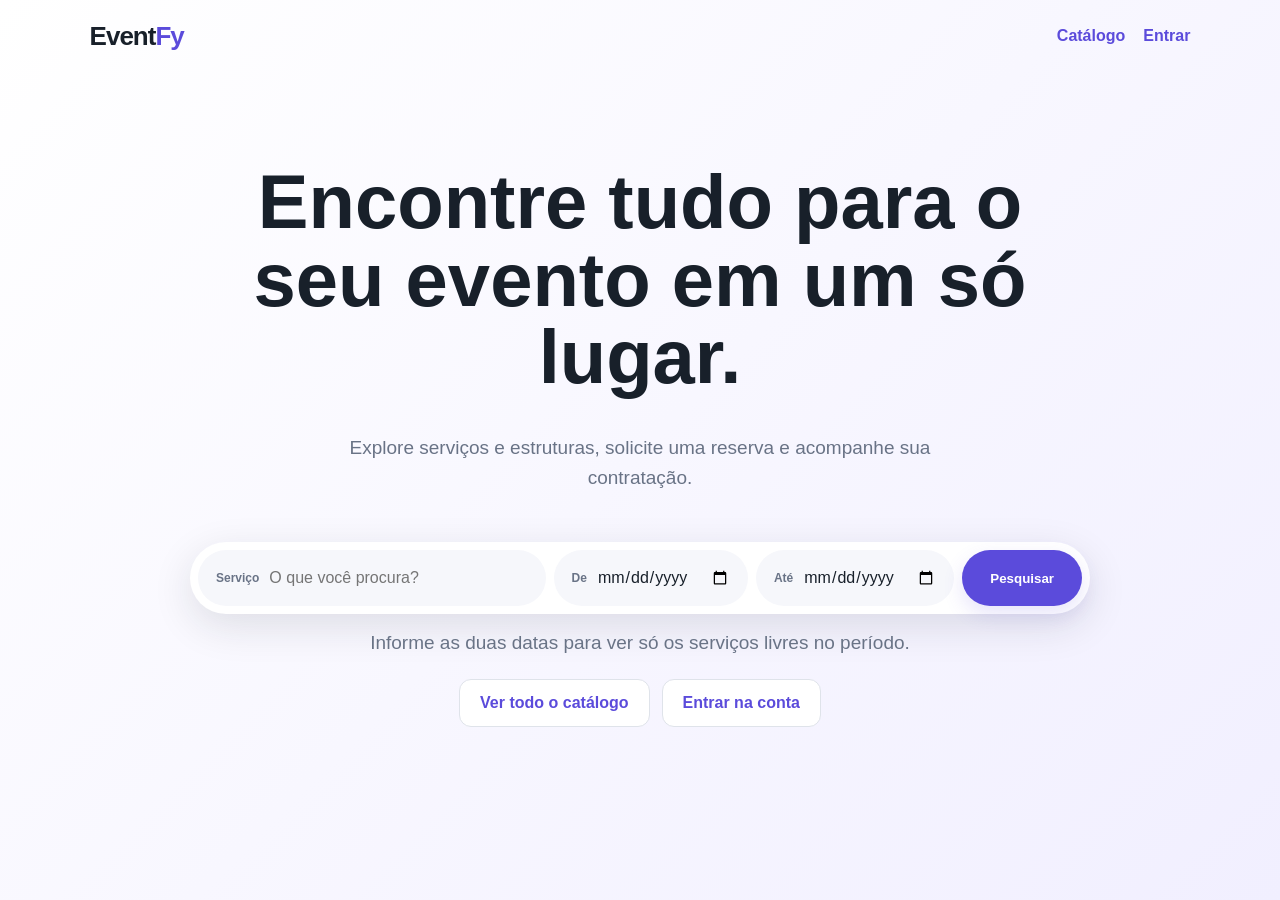
<file: prototipo/index.html>
<!DOCTYPE html>
<html lang="pt-BR">
<head>
  <meta charset="UTF-8">
  <meta name="viewport" content="width=device-width, initial-scale=1.0">
  <title>EventFy — Início</title>
  <link rel="stylesheet" href="css/style.css">
</head>
<body>
  <header class="home-header"><div class="brand">Event<span>Fy</span></div><a href="catalogo.html">Catálogo</a></header>
  <main class="hero hero-center">
    <h1>Encontre tudo para o seu evento em um só lugar.</h1>
    <p>Explore serviços e estruturas, solicite uma reserva e acompanhe sua contratação.</p>
    <form class="search-bar" action="catalogo.html" method="get" role="search">
      <label class="search-field grow">
        <span class="field-label">Serviço</span>
        <input name="termo" type="search" placeholder="O que você procura?" maxlength="160">
      </label>
      <label class="search-field">
        <span class="field-label">De</span>
        <input name="de" type="date">
      </label>
      <label class="search-field">
        <span class="field-label">Até</span>
        <input name="ate" type="date">
      </label>
      <button class="button search-button" type="submit">Pesquisar</button>
    </form>
    <p class="muted home-hint">Informe as duas datas para ver só os serviços livres no período.</p>
    <div class="flow-actions">
      <a class="button secondary" href="catalogo.html">Ver todo o catálogo</a>
      <a class="button secondary" href="entrar.html">Entrar na conta</a>
    </div>
  </main>
  <script src="js/api.js"></script>
  <script src="js/sessao.js"></script>
</body>
</html>
</file>
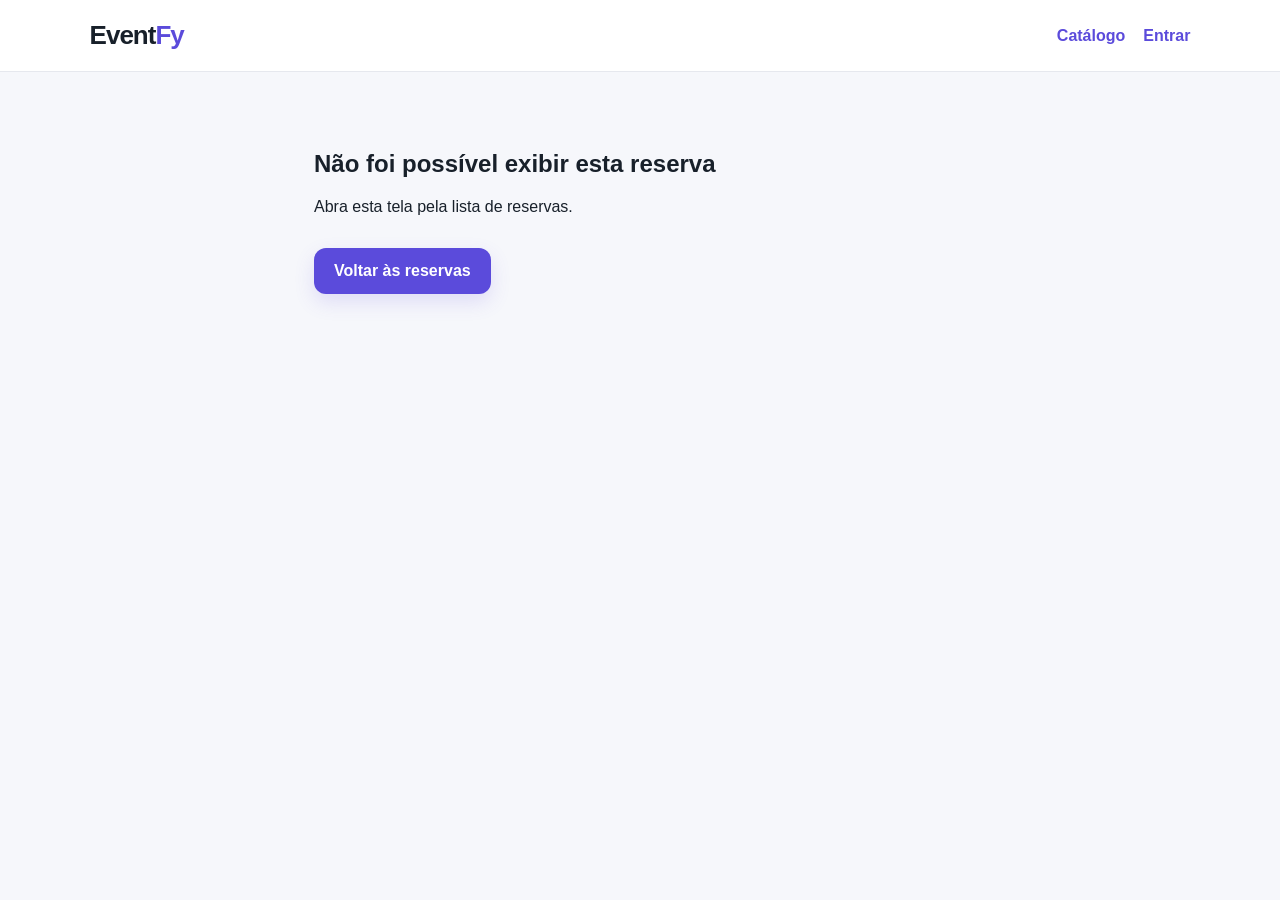
<file: prototipo/aprovada.html>
<!DOCTYPE html>
<html lang="pt-BR">
<head>
  <meta charset="UTF-8"><meta name="viewport" content="width=device-width, initial-scale=1.0">
  <title>EventFy — Aprovada</title><link rel="stylesheet" href="css/style.css">
</head>
<body data-expected-status="APROVADA">
<header><div class="brand">Event<span>Fy</span></div><a href="catalogo.html">Catálogo</a></header>
<main class="container narrow">
  <p class="muted" id="state-loading" role="status">Carregando a reserva...</p>
  <section class="request-summary" id="state-view" hidden>
    <div class="status-icon">✓</div>
    <p class="eyebrow">SOLICITAÇÃO APROVADA</p>
    <h1>O pedido foi aceito!</h1>
    <p id="state-text">O fornecedor aprovou a solicitação. O organizador deve confirmar a contratação para finalizar o agendamento.</p>
    <p><span class="status-pill" id="summary-status"></span></p>
    <dl class="request-details">
      <div><dt>Serviço</dt><dd id="summary-service"></dd></div>
      <div><dt>Evento</dt><dd id="summary-event"></dd></div>
      <div><dt>Início</dt><dd id="summary-start"></dd></div>
      <div><dt>Fim</dt><dd id="summary-end"></dd></div>
      <div><dt>Observação</dt><dd id="summary-observation"></dd></div>
    </dl>
    <p class="muted">A confirmação precisa ser feita em até 48 horas depois da aprovação; depois disso a reserva expira.</p>
    <button class="button" type="button" id="confirm-button" hidden>Confirmar reserva</button>
    <p class="form-error" id="flow-error" role="alert" hidden></p>
    <nav class="flow-actions">
      <a class="button secondary" id="cancel-link" href="cancelar.html" hidden>Cancelar reserva</a>
      <a class="text-link" id="history-link" href="historico.html">Ver histórico</a>
      <a class="text-link" href="reservas.html">Voltar às reservas</a>
    </nav>
  </section>
  <section id="state-error" role="alert" hidden>
    <h1>Não foi possível exibir esta reserva</h1>
    <p id="state-error-message"></p>
    <a class="button" href="reservas.html">Voltar às reservas</a>
  </section>
</main>
<script src="js/api.js"></script>
<script src="js/sessao.js"></script>
<script src="js/reservas.js"></script>
</body>
</html>
</file>
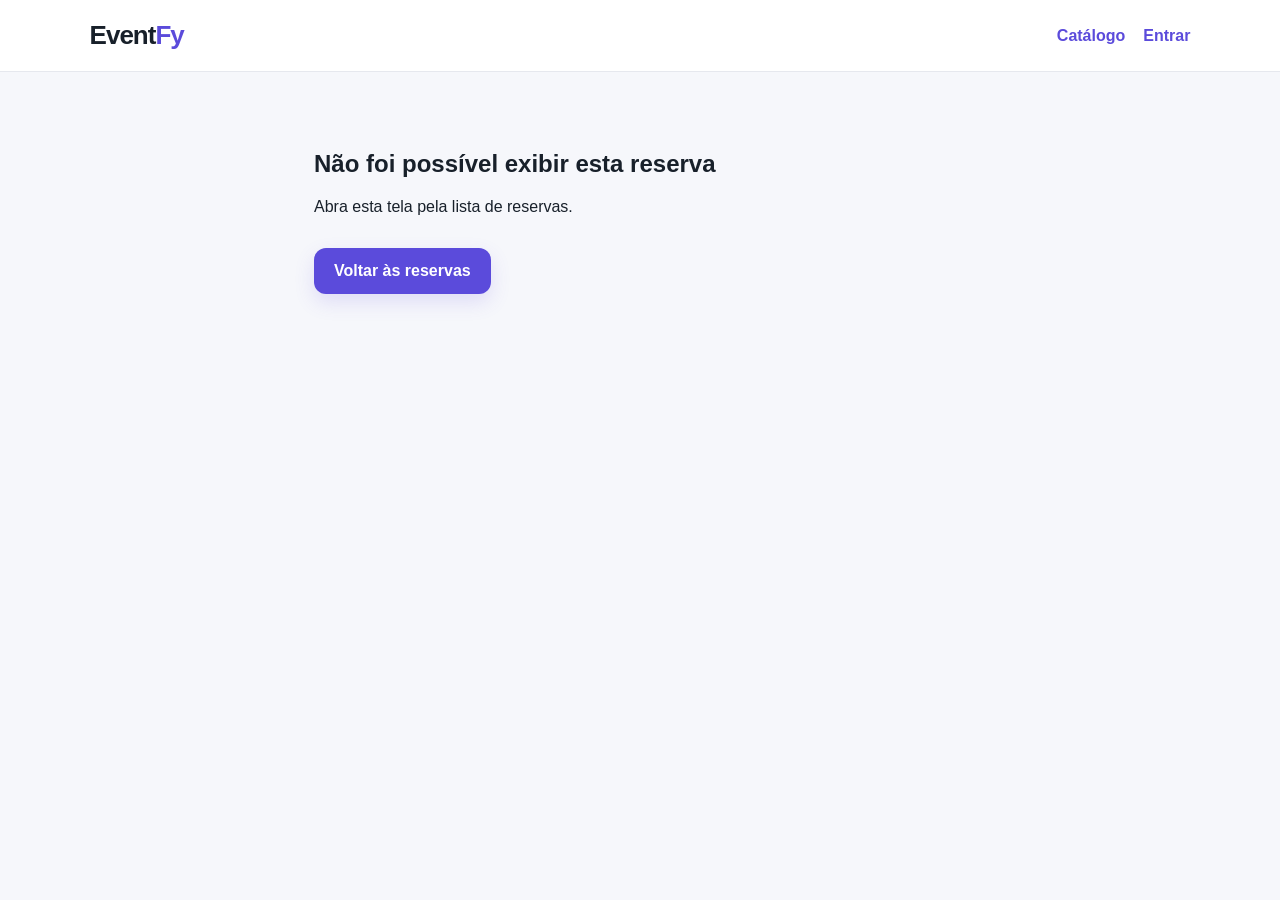
<file: prototipo/cancelada.html>
<!DOCTYPE html>
<html lang="pt-BR">
<head>
  <meta charset="UTF-8">
  <meta name="viewport" content="width=device-width, initial-scale=1.0">
  <title>EventFy — Reserva cancelada</title>
  <link rel="stylesheet" href="css/style.css">
</head>
<body data-expected-status="CANCELADA">
<header><div class="brand">Event<span>Fy</span></div><a href="catalogo.html">Catálogo</a></header>
<main class="container narrow">
  <p class="muted" id="state-loading" role="status">Carregando a reserva...</p>
  <section class="request-summary" id="state-view" hidden>
    <div class="status-icon">!</div>
    <p class="eyebrow">RESERVA CANCELADA</p>
    <h1>O cancelamento foi registrado.</h1>
    <p><span class="status-pill" id="summary-status"></span></p>
    <div class="reason" id="cancellation-box"><b>Quem cancelou e por quê</b><p id="cancellation-summary"></p></div>
    <dl class="request-details">
      <div><dt>Serviço</dt><dd id="summary-service"></dd></div>
      <div><dt>Evento</dt><dd id="summary-event"></dd></div>
      <div><dt>Início</dt><dd id="summary-start"></dd></div>
      <div><dt>Fim</dt><dd id="summary-end"></dd></div>
      <div><dt>Observação</dt><dd id="summary-observation"></dd></div>
    </dl>
    <p id="state-text">A agenda do serviço foi liberada para este período.</p>
    <p class="form-error" id="flow-error" role="alert" hidden></p>
    <nav class="flow-actions">
      <a class="text-link" id="history-link" href="historico.html">Ver histórico</a>
      <a class="text-link" href="reservas.html">Voltar às reservas</a>
    </nav>
  </section>
  <section id="state-error" role="alert" hidden>
    <h1>Não foi possível exibir esta reserva</h1>
    <p id="state-error-message"></p>
    <a class="button" href="reservas.html">Voltar às reservas</a>
  </section>
</main>
<script src="js/api.js"></script>
<script src="js/sessao.js"></script>
<script src="js/reservas.js"></script>
</body>
</html>
</file>
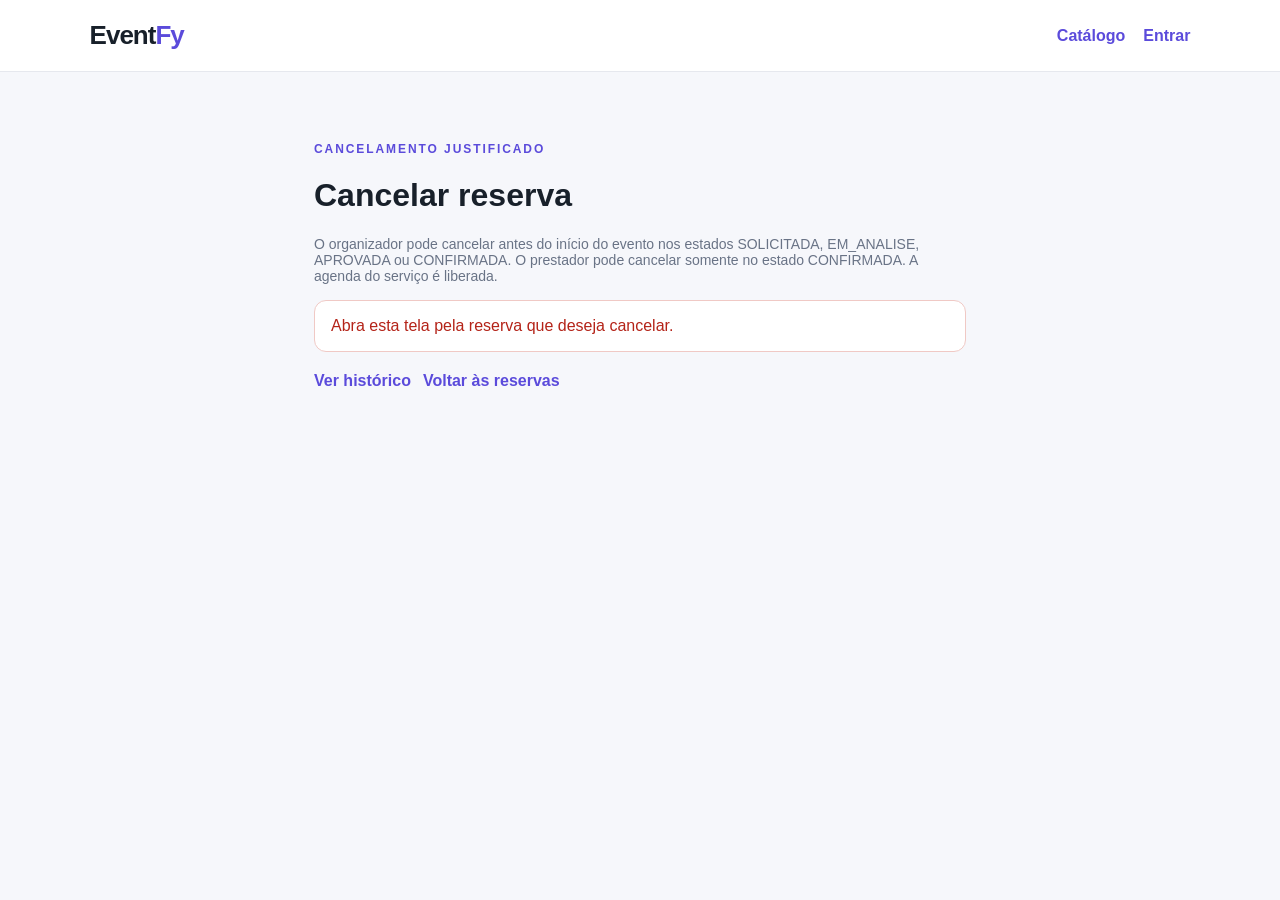
<file: prototipo/cancelar.html>
<!DOCTYPE html>
<html lang="pt-BR">
<head>
  <meta charset="UTF-8">
  <meta name="viewport" content="width=device-width, initial-scale=1.0">
  <title>EventFy — Cancelar reserva</title>
  <link rel="stylesheet" href="css/style.css">
</head>
<body>
<header><div class="brand">Event<span>Fy</span></div><a href="catalogo.html">Catálogo</a></header>
<main class="container narrow">
  <p class="eyebrow">CANCELAMENTO JUSTIFICADO</p>
  <h1>Cancelar reserva</h1>
  <p id="cancellation-context" class="selected-service"></p>
  <p class="muted">O organizador pode cancelar antes do início do evento nos estados SOLICITADA, EM_ANALISE, APROVADA ou CONFIRMADA. O prestador pode cancelar somente no estado CONFIRMADA. A agenda do serviço é liberada.</p>
  <p class="muted" id="cancellation-loading" role="status">Carregando a reserva...</p>
  <p class="form-error" id="cancellation-error" role="alert" hidden></p>
  <form id="cancellation-form" hidden>
    <label for="cancellation-reason">Justificativa obrigatória</label>
    <textarea id="cancellation-reason" required placeholder="Informe por que a reserva está sendo cancelada"></textarea>
    <button class="button" id="cancellation-submit" type="submit">Confirmar cancelamento</button>
  </form>
  <nav class="flow-actions">
    <a class="text-link" id="history-link" href="historico.html">Ver histórico</a>
    <a class="text-link" href="reservas.html">Voltar às reservas</a>
  </nav>
</main>
<script src="js/api.js"></script>
<script src="js/sessao.js"></script>
<script src="js/reservas.js"></script>
</body>
</html>
</file>
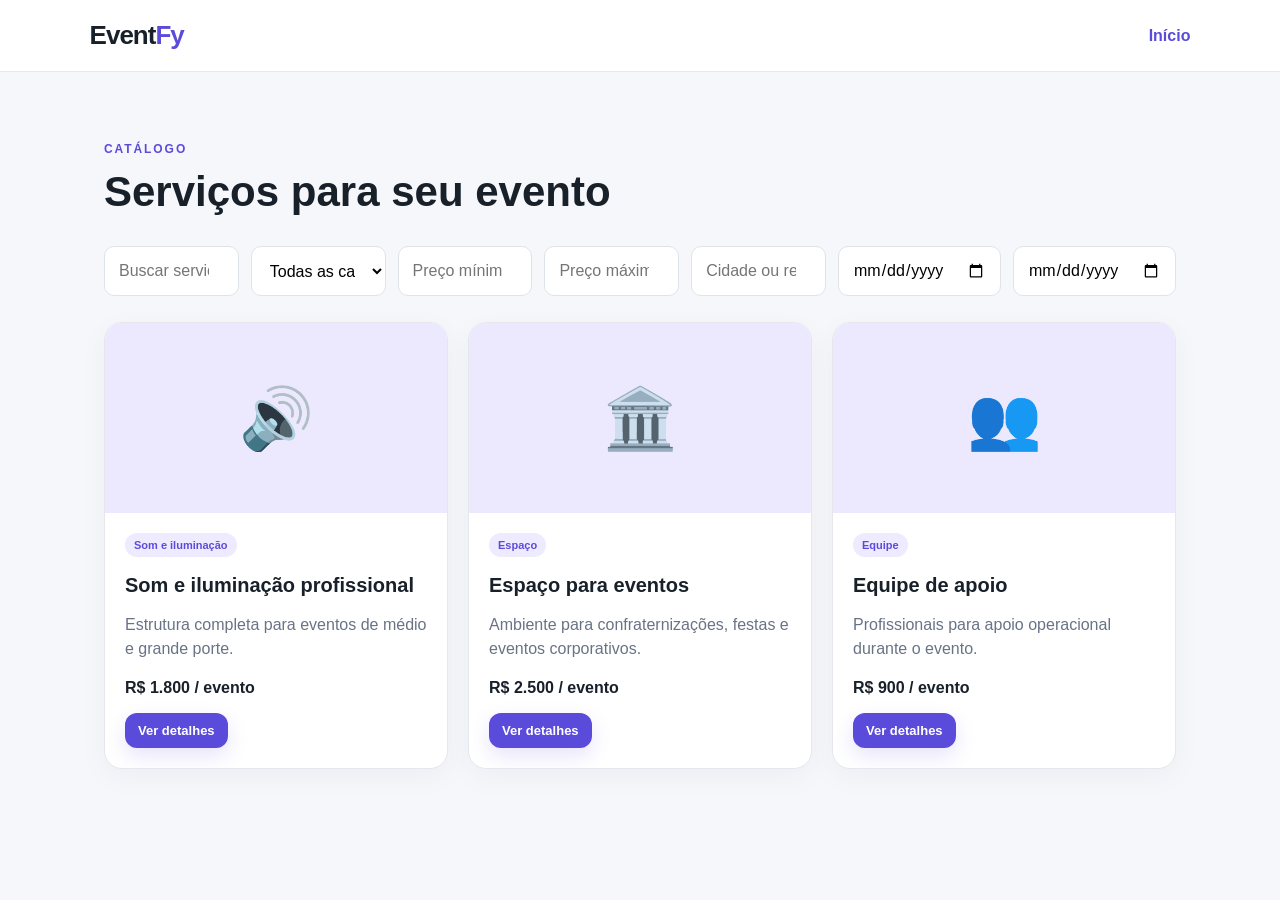
<file: prototipo/catalogo.html>
<!DOCTYPE html>
<html lang="pt-BR">
<head>
  <meta charset="UTF-8">
  <meta name="viewport" content="width=device-width, initial-scale=1.0">
  <title>EventFy — Catálogo</title>
  <link rel="stylesheet" href="css/style.css">
</head>
<body>
  <header><div class="brand">Event<span>Fy</span></div><a href="index.html">Início</a></header>
  <main class="container">
    <div class="section-title">
      <div><p class="eyebrow">CATÁLOGO</p><h1>Serviços para seu evento</h1></div>
    </div>
    <div class="filters">
      <label class="visually-hidden" for="search">Buscar serviço</label>
      <input id="search" type="search" placeholder="Buscar serviço..." aria-label="Buscar serviço">
      <label class="visually-hidden" for="category">Filtrar por categoria</label>
      <select id="category">
        <option value="">Todas as categorias</option>
        <option value="Som e iluminação">Som e iluminação</option>
        <option value="Espaço">Espaço</option>
        <option value="Equipe">Equipe</option>
      </select>
      <label class="visually-hidden" for="price-min">Preço mínimo</label>
      <input id="price-min" type="number" min="0" step="0.01" placeholder="Preço mínimo">
      <label class="visually-hidden" for="price-max">Preço máximo</label>
      <input id="price-max" type="number" min="0" step="0.01" placeholder="Preço máximo">
      <label class="visually-hidden" for="location">Localização</label>
      <input id="location" type="search" placeholder="Cidade ou região">
      <label class="visually-hidden" for="date-start">Disponível a partir de</label>
      <input id="date-start" type="date" aria-label="Disponível a partir de">
      <label class="visually-hidden" for="date-end">Disponível até</label>
      <input id="date-end" type="date" aria-label="Disponível até">
    </div>
    <p class="form-error" id="filter-error" role="alert" hidden></p>
    <div class="grid" id="cards" aria-live="polite">
      <article class="card" data-name="Som e iluminação profissional" data-category="Som e iluminação"
        data-price="1800" data-location="Palmas - TO" data-available-start="2026-01-01" data-available-end="2027-12-31">
        <div class="thumb">🔊</div><div class="card-body"><span class="pill">Som e iluminação</span>
        <h2>Som e iluminação profissional</h2><p>Estrutura completa para eventos de médio e grande porte.</p>
        <strong>R$ 1.800 / evento</strong><a class="button small" href="servico.html?servico=som-iluminacao">Ver detalhes</a></div>
      </article>
      <article class="card" data-name="Espaço para eventos" data-category="Espaço"
        data-price="2500" data-location="Palmas - TO" data-available-start="2026-06-01" data-available-end="2027-06-30">
        <div class="thumb">🏛️</div><div class="card-body"><span class="pill">Espaço</span>
        <h2>Espaço para eventos</h2><p>Ambiente para confraternizações, festas e eventos corporativos.</p>
        <strong>R$ 2.500 / evento</strong><a class="button small" href="servico.html?servico=espaco-eventos">Ver detalhes</a></div>
      </article>
      <article class="card" data-name="Equipe de apoio" data-category="Equipe"
        data-price="900" data-location="Araguaína - TO" data-available-start="2026-01-01" data-available-end="2027-12-31">
        <div class="thumb">👥</div><div class="card-body"><span class="pill">Equipe</span>
        <h2>Equipe de apoio</h2><p>Profissionais para apoio operacional durante o evento.</p>
        <strong>R$ 900 / evento</strong><a class="button small" href="servico.html?servico=equipe-apoio">Ver detalhes</a></div>
      </article>
    </div>
    <p class="empty-state" id="empty-state" role="status" aria-live="polite" hidden>
      Nenhum serviço encontrado. Tente ajustar os filtros.
    </p>
  </main>
  <script src="js/script.js"></script>
</body>
</html>
</file>
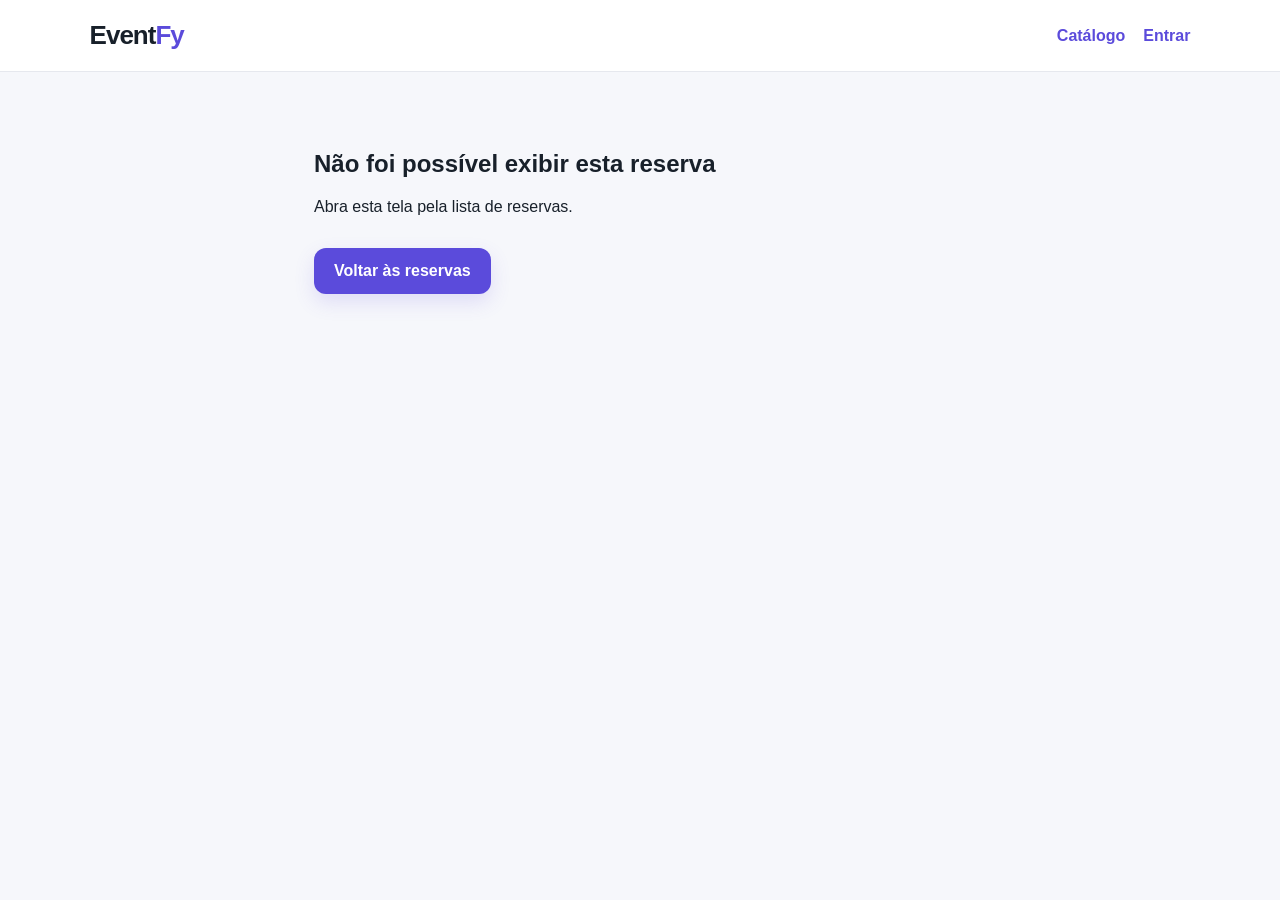
<file: prototipo/confirmada.html>
<!DOCTYPE html>
<html lang="pt-BR">
<head>
  <meta charset="UTF-8"><meta name="viewport" content="width=device-width, initial-scale=1.0">
  <title>EventFy — Confirmada</title><link rel="stylesheet" href="css/style.css">
</head>
<body data-expected-status="CONFIRMADA">
<header><div class="brand">Event<span>Fy</span></div><a href="catalogo.html">Catálogo</a></header>
<main class="container narrow">
  <p class="muted" id="state-loading" role="status">Carregando a reserva...</p>
  <section class="request-summary" id="state-view" hidden>
    <div class="status-icon">✓</div>
    <p class="eyebrow">RESERVA CONFIRMADA</p>
    <h1>Tudo certo!</h1>
    <p id="state-text">A reserva foi confirmada e a agenda do serviço está bloqueada para este período.</p>
    <p><span class="status-pill" id="summary-status"></span></p>
    <dl class="request-details">
      <div><dt>Serviço</dt><dd id="summary-service"></dd></div>
      <div><dt>Evento</dt><dd id="summary-event"></dd></div>
      <div><dt>Início</dt><dd id="summary-start"></dd></div>
      <div><dt>Fim</dt><dd id="summary-end"></dd></div>
      <div><dt>Observação</dt><dd id="summary-observation"></dd></div>
    </dl>
    <p class="form-error" id="flow-error" role="alert" hidden></p>
    <nav class="flow-actions">
      <a class="button secondary" id="cancel-link" href="cancelar.html" hidden>Cancelar reserva</a>
      <a class="text-link" id="history-link" href="historico.html">Ver histórico</a>
      <a class="text-link" href="reservas.html">Voltar às reservas</a>
    </nav>
  </section>
  <section id="state-error" role="alert" hidden>
    <h1>Não foi possível exibir esta reserva</h1>
    <p id="state-error-message"></p>
    <a class="button" href="reservas.html">Voltar às reservas</a>
  </section>
</main>
<script src="js/api.js"></script>
<script src="js/sessao.js"></script>
<script src="js/reservas.js"></script>
</body>
</html>
</file>
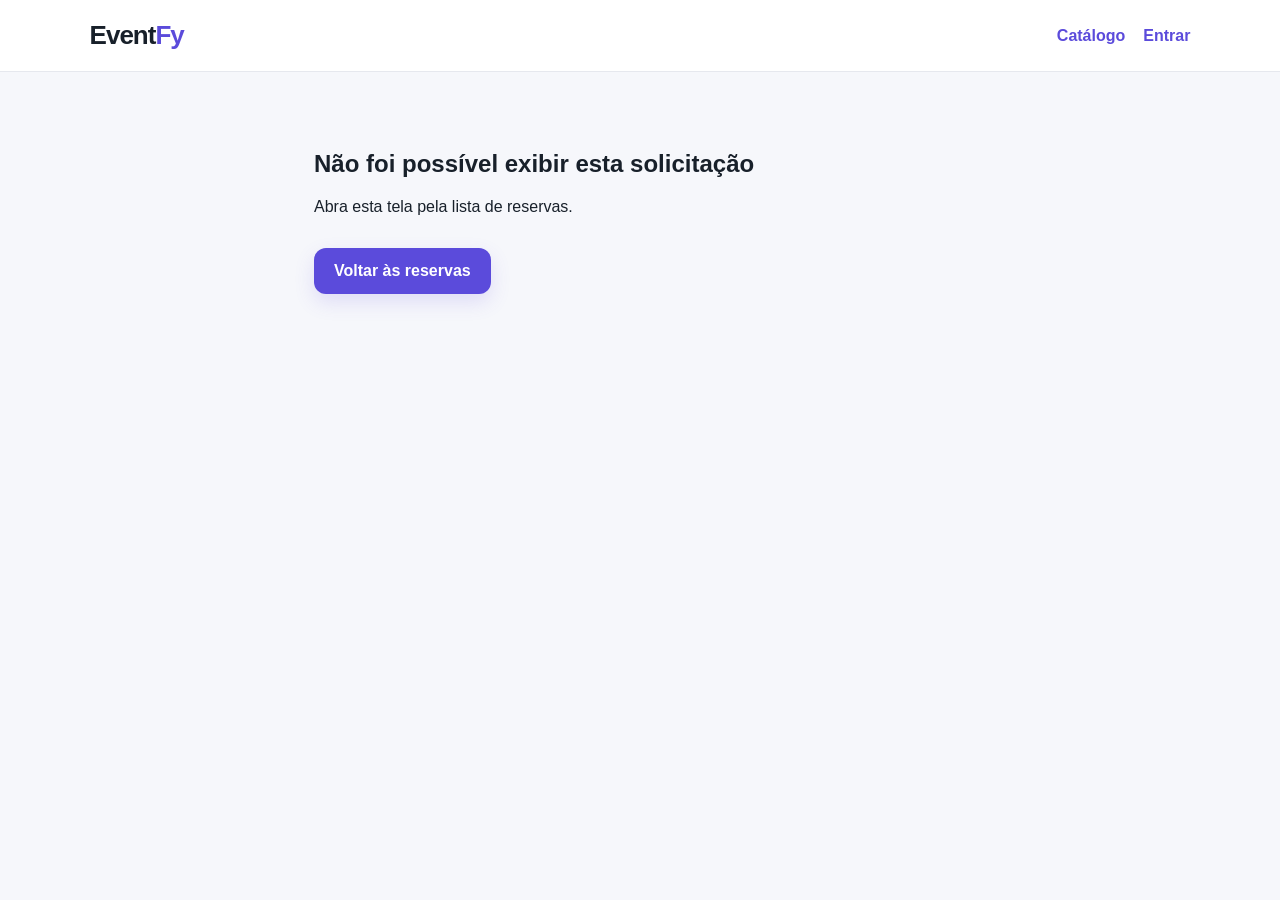
<file: prototipo/em-analise.html>
<!DOCTYPE html>
<html lang="pt-BR">
<head>
  <meta charset="UTF-8">
  <meta name="viewport" content="width=device-width, initial-scale=1.0">
  <title>EventFy — Análise da solicitação</title>
  <link rel="stylesheet" href="css/style.css">
</head>
<body>
<header><div class="brand">Event<span>Fy</span></div><a href="catalogo.html">Catálogo</a></header>
<main class="container narrow">
  <p class="muted" id="analysis-loading" role="status">Carregando a solicitação...</p>
  <section class="request-summary" id="analysis-view" hidden>
    <p class="eyebrow">ANÁLISE DA SOLICITAÇÃO</p>
    <h1>Solicitação de reserva</h1>
    <p id="status-text"></p>
    <p><span class="status-pill" id="summary-status"></span></p>
    <dl class="request-details">
      <div><dt>Serviço</dt><dd id="summary-service"></dd></div>
      <div><dt>Evento</dt><dd id="summary-event"></dd></div>
      <div><dt>Início</dt><dd id="summary-start"></dd></div>
      <div><dt>Fim</dt><dd id="summary-end"></dd></div>
      <div><dt>Observação</dt><dd id="summary-observation"></dd></div>
    </dl>
    <div class="reason" id="refusal-box" hidden><b>Motivo informado pelo fornecedor</b><p id="refusal-reason"></p></div>
    <button class="button" type="button" id="start-analysis" hidden>Iniciar análise</button>
    <form class="decision-form" id="provider-decision-form" hidden>
      <label for="refusal-reason-input">Justificativa da recusa <span class="muted">(mínimo de 10 caracteres)</span></label>
      <textarea id="refusal-reason-input" placeholder="Informe o motivo caso recuse"></textarea>
      <div class="decision-actions">
        <button class="button" type="submit" data-decision="APROVADA">Aprovar solicitação</button>
        <button class="button secondary" type="submit" data-decision="RECUSADA">Recusar solicitação</button>
      </div>
    </form>
    <p class="form-error" id="flow-error" role="alert" hidden></p>
    <p class="status-pill" id="decision-result" role="status" hidden></p>
    <nav class="flow-actions">
      <a class="button secondary" id="cancel-link" href="cancelar.html" hidden>Cancelar reserva</a>
      <a class="text-link" id="history-link" href="historico.html">Ver histórico</a>
      <a class="text-link" id="back-link" href="reservas.html">Voltar às reservas</a>
    </nav>
  </section>
  <section id="analysis-error" role="alert" hidden>
    <h1>Não foi possível exibir esta solicitação</h1>
    <p id="analysis-error-message"></p>
    <a class="button" href="reservas.html">Voltar às reservas</a>
  </section>
</main>
<script src="js/api.js"></script>
<script src="js/sessao.js"></script>
<script src="js/reservas.js"></script>
</body>
</html>
</file>
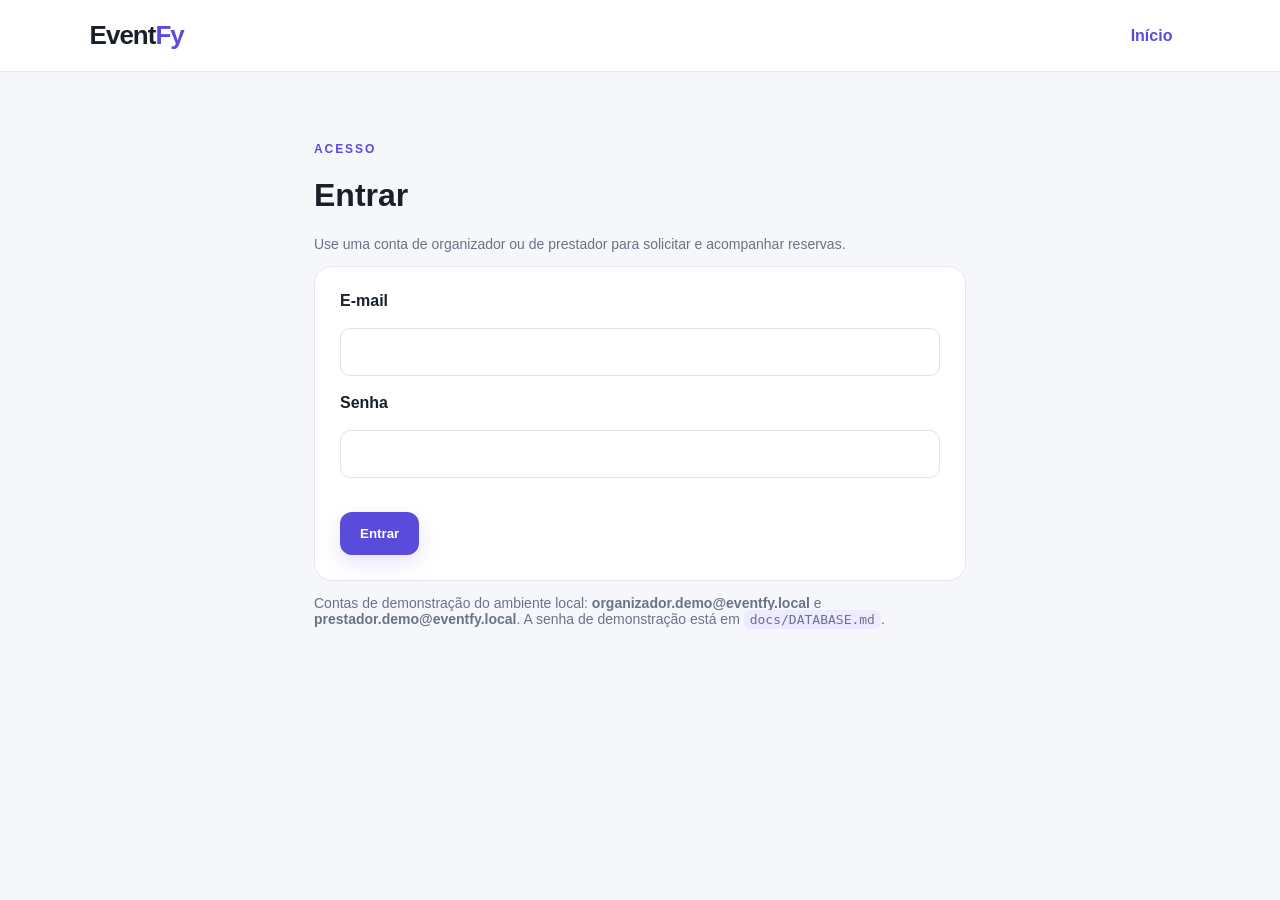
<file: prototipo/entrar.html>
<!DOCTYPE html>
<html lang="pt-BR">
<head>
  <meta charset="UTF-8">
  <meta name="viewport" content="width=device-width, initial-scale=1.0">
  <title>EventFy — Entrar</title>
  <link rel="stylesheet" href="css/style.css">
</head>
<body>
  <header><div class="brand">Event<span>Fy</span></div><a href="index.html">Início</a></header>
  <main class="container narrow">
    <p class="eyebrow">ACESSO</p>
    <h1>Entrar</h1>
    <p class="muted">Use uma conta de organizador ou de prestador para solicitar e acompanhar reservas.</p>
    <p id="login-error" class="form-error" role="alert" hidden></p>
    <form id="login-form">
      <label for="login-email">E-mail</label>
      <input id="login-email" name="email" type="email" autocomplete="username" required>
      <label for="login-password">Senha</label>
      <input id="login-password" name="senha" type="password" autocomplete="current-password" required>
      <button id="login-submit" class="button" type="submit">Entrar</button>
    </form>
    <p class="muted">
      Contas de demonstração do ambiente local: <strong>organizador.demo@eventfy.local</strong> e
      <strong>prestador.demo@eventfy.local</strong>. A senha de demonstração está em <code>docs/DATABASE.md</code>.
    </p>
  </main>
  <script src="js/api.js"></script>
  <script src="js/sessao.js"></script>
</body>
</html>
</file>
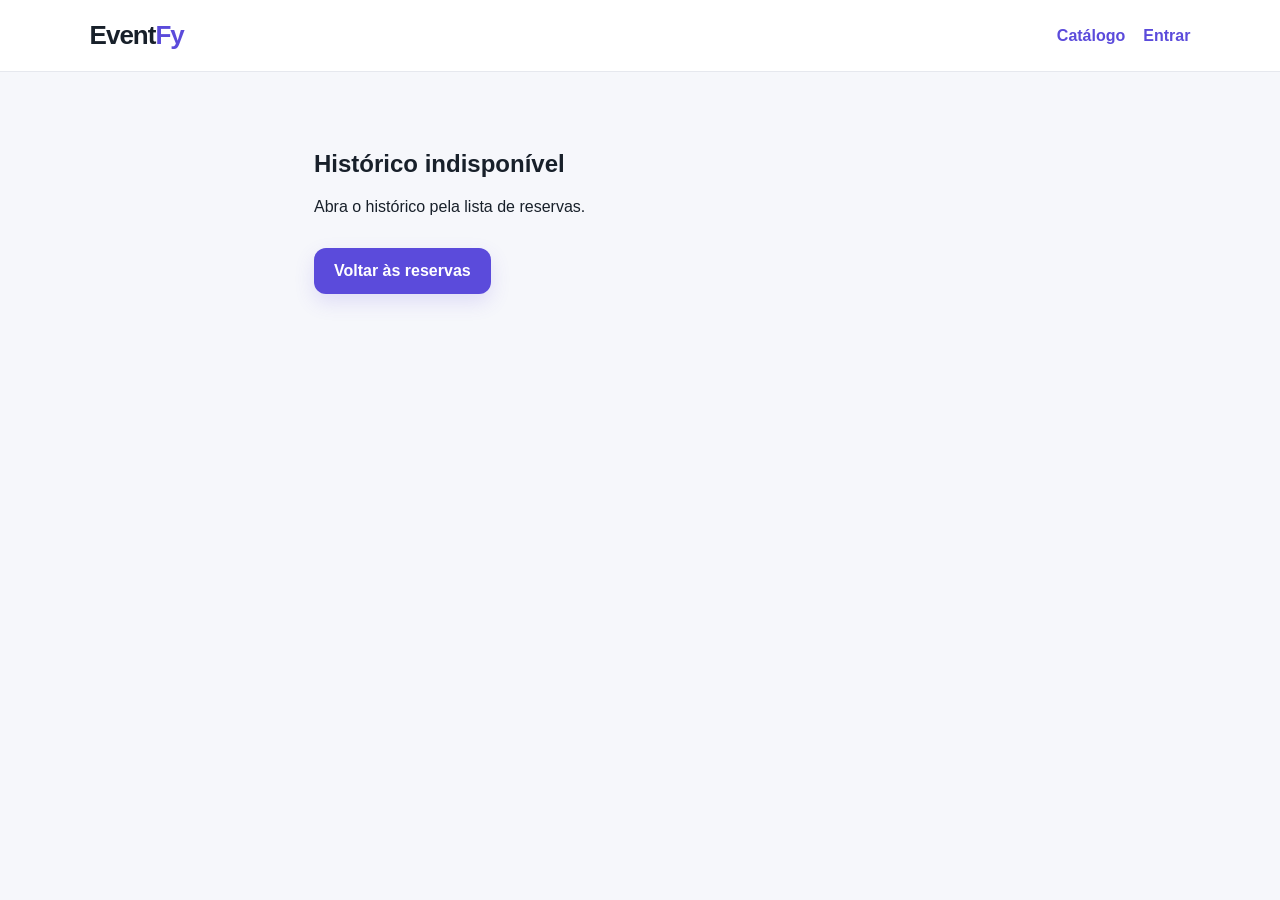
<file: prototipo/historico.html>
<!DOCTYPE html>
<html lang="pt-BR">
<head>
  <meta charset="UTF-8">
  <meta name="viewport" content="width=device-width, initial-scale=1.0">
  <title>EventFy — Histórico da solicitação</title>
  <link rel="stylesheet" href="css/style.css">
</head>
<body>
<header><div class="brand">Event<span>Fy</span></div><a href="catalogo.html">Catálogo</a></header>
<main class="container narrow">
  <p class="muted" id="history-loading" role="status">Carregando o histórico...</p>
  <section id="history-view" hidden>
    <p class="eyebrow">TRILHA DA SOLICITAÇÃO</p>
    <h1>Histórico de alterações</h1>
    <p id="history-context" class="selected-service"></p>
    <ol class="history-list" id="history-list"></ol>
    <p class="muted">Cada mudança de estado é registrada pelo servidor, com data, hora e responsável, e os registros não podem ser alterados nem apagados.</p>
    <nav class="flow-actions">
      <a class="text-link" id="history-back" href="reservas.html">Voltar à reserva</a>
      <a class="text-link" href="reservas.html">Todas as reservas</a>
    </nav>
  </section>
  <section id="history-error" role="alert" hidden>
    <h1>Histórico indisponível</h1>
    <p id="history-error-message"></p>
    <a class="button" href="reservas.html">Voltar às reservas</a>
  </section>
</main>
<script src="js/api.js"></script>
<script src="js/sessao.js"></script>
<script src="js/reservas.js"></script>
</body>
</html>
</file>
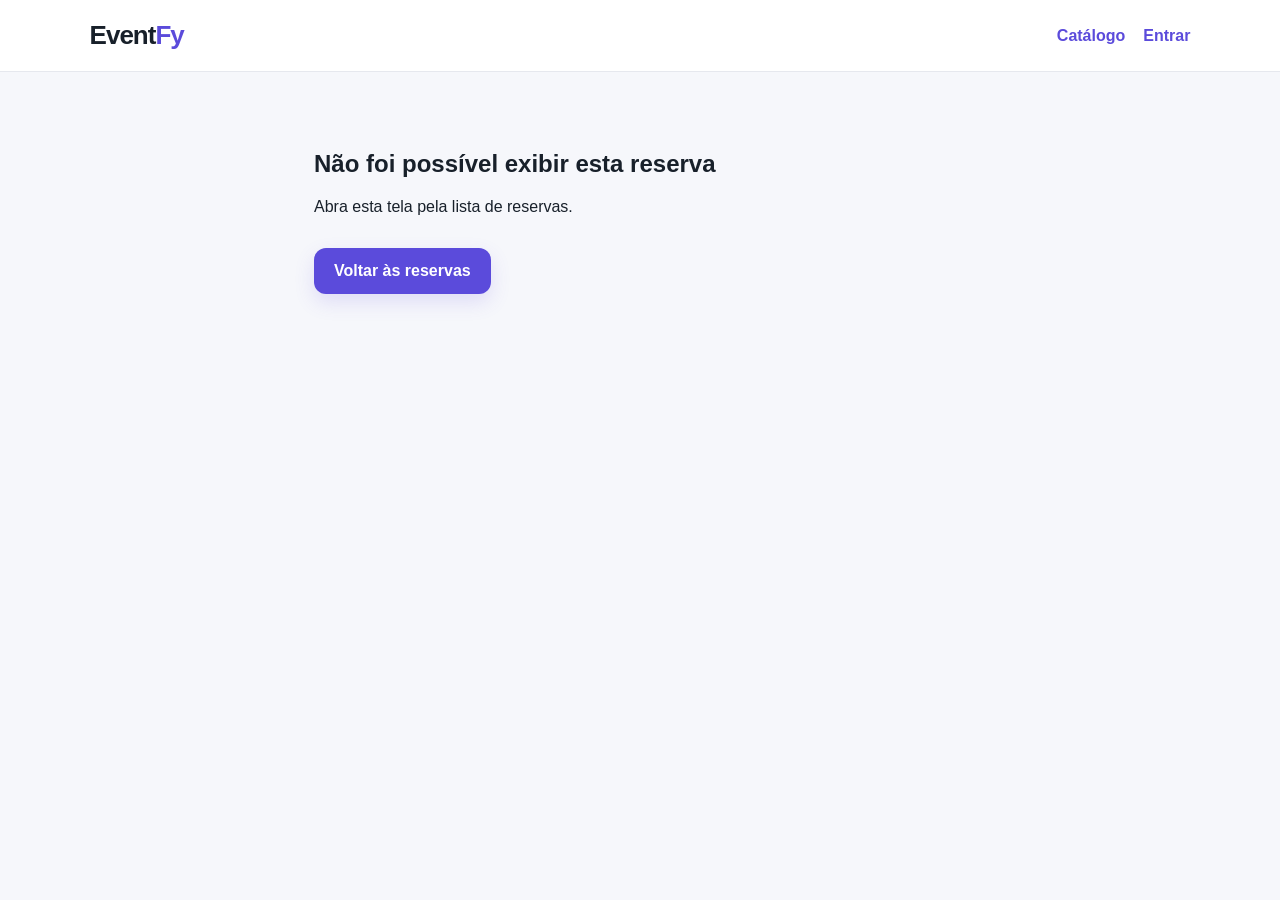
<file: prototipo/recusada.html>
<!DOCTYPE html>
<html lang="pt-BR">
<head>
  <meta charset="UTF-8"><meta name="viewport" content="width=device-width, initial-scale=1.0">
  <title>EventFy — Solicitação recusada</title><link rel="stylesheet" href="css/style.css">
</head>
<body data-expected-status="RECUSADA">
<header><div class="brand">Event<span>Fy</span></div><a href="catalogo.html">Catálogo</a></header>
<main class="container narrow">
  <p class="muted" id="state-loading" role="status">Carregando a reserva...</p>
  <section class="request-summary" id="state-view" hidden>
    <div class="status-icon">!</div>
    <p class="eyebrow">SOLICITAÇÃO RECUSADA</p>
    <h1>Não foi possível confirmar esta reserva.</h1>
    <p><span class="status-pill" id="summary-status"></span></p>
    <div class="reason" id="refusal-box"><b>Motivo informado pelo fornecedor</b><p id="refusal-reason"></p></div>
    <dl class="request-details">
      <div><dt>Serviço</dt><dd id="summary-service"></dd></div>
      <div><dt>Evento</dt><dd id="summary-event"></dd></div>
      <div><dt>Início</dt><dd id="summary-start"></dd></div>
      <div><dt>Fim</dt><dd id="summary-end"></dd></div>
      <div><dt>Observação</dt><dd id="summary-observation"></dd></div>
    </dl>
    <p id="state-text">O organizador pode voltar ao catálogo e escolher outra opção ou consultar outra data.</p>
    <p class="form-error" id="flow-error" role="alert" hidden></p>
    <nav class="flow-actions">
      <a class="button" href="catalogo.html">Escolher outro serviço</a>
      <a class="text-link" id="history-link" href="historico.html">Ver histórico</a>
      <a class="text-link" href="reservas.html">Voltar às reservas</a>
    </nav>
  </section>
  <section id="state-error" role="alert" hidden>
    <h1>Não foi possível exibir esta reserva</h1>
    <p id="state-error-message"></p>
    <a class="button" href="reservas.html">Voltar às reservas</a>
  </section>
</main>
<script src="js/api.js"></script>
<script src="js/sessao.js"></script>
<script src="js/reservas.js"></script>
</body>
</html>
</file>
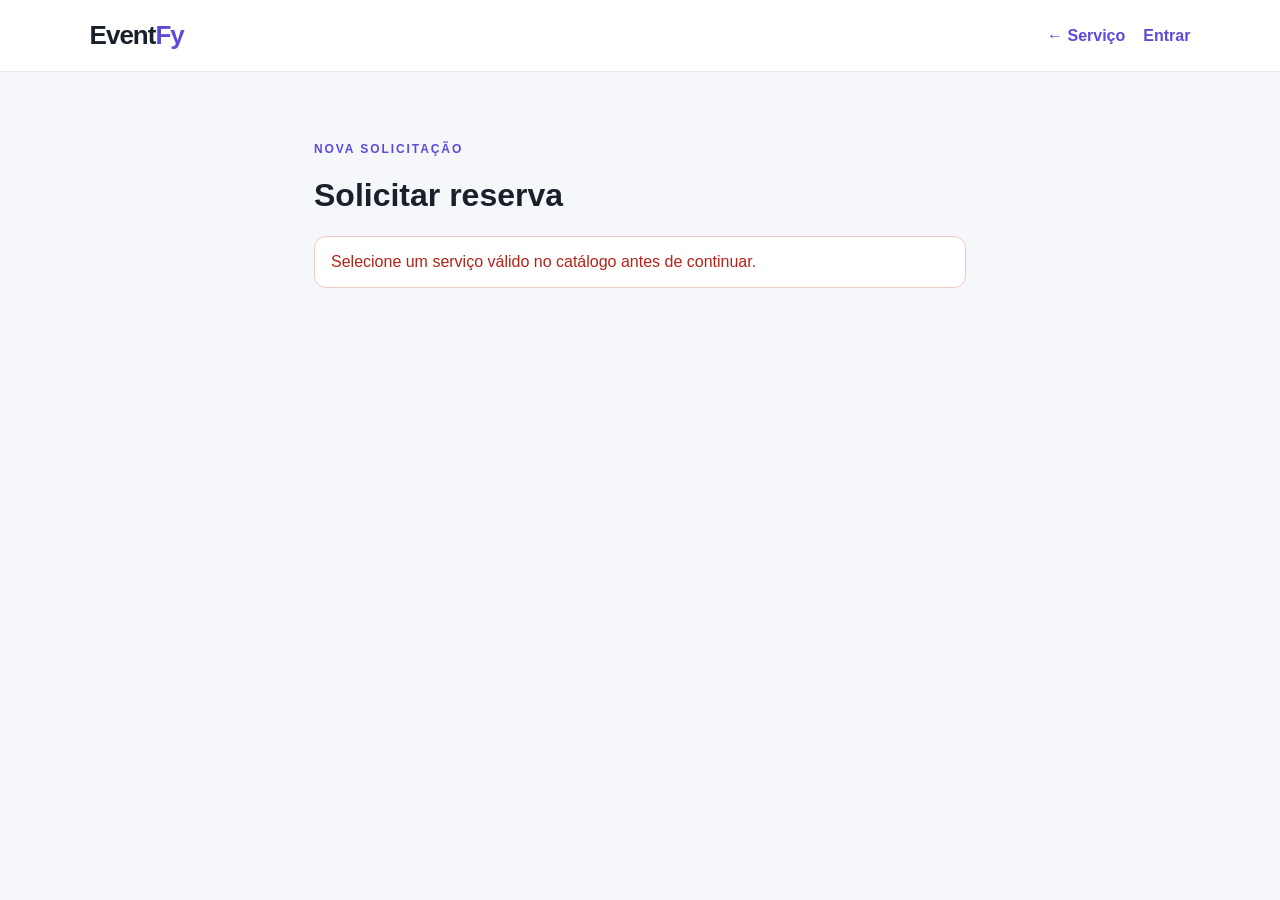
<file: prototipo/reserva.html>
<!DOCTYPE html>
<html lang="pt-BR">
<head>
  <meta charset="UTF-8"><meta name="viewport" content="width=device-width, initial-scale=1.0">
  <title>EventFy — Solicitação</title><link rel="stylesheet" href="css/style.css">
</head>
<body>
<header><div class="brand">Event<span>Fy</span></div><a id="service-back" href="catalogo.html">← Serviço</a></header>
<main class="container narrow">
  <p class="eyebrow">NOVA SOLICITAÇÃO</p>
  <h1>Solicitar reserva</h1>
  <p id="selected-service" class="selected-service"></p>
  <p id="availability-hint" class="muted"></p>
  <p id="request-error" class="form-error" role="alert" hidden></p>
  <form id="request-form" hidden>
    <label for="event">Evento</label>
    <select id="event" name="event" required>
      <option value="">Selecione um evento</option>
    </select>
    <div id="new-event-fields" class="new-event" role="group" aria-labelledby="new-event-title" hidden>
      <p id="new-event-title" class="eyebrow">NOVO EVENTO</p>
      <label for="new-event-name">Nome do evento</label>
      <input id="new-event-name" type="text" maxlength="160">
      <label for="new-event-location">Local</label>
      <input id="new-event-location" type="text" maxlength="200">
      <label for="new-event-start">Início do evento</label>
      <input id="new-event-start" type="datetime-local">
      <label for="new-event-end">Fim do evento</label>
      <input id="new-event-end" type="datetime-local">
      <label for="new-event-description">Descrição <span class="muted">(opcional)</span></label>
      <textarea id="new-event-description"></textarea>
    </div>
    <label for="starts-at">Início do período</label>
    <input id="starts-at" name="starts-at" type="datetime-local" required>
    <label for="ends-at">Fim do período</label>
    <input id="ends-at" name="ends-at" type="datetime-local" required>
    <label for="observation">Observação <span class="muted">(opcional)</span></label>
    <textarea id="observation" name="observation" placeholder="Conte algum detalhe importante"></textarea>
    <button id="request-submit" class="button" type="submit">Enviar solicitação</button>
  </form>
</main>
<script src="js/api.js"></script>
<script src="js/sessao.js"></script>
<script src="js/solicitacao.js"></script>
</body>
</html>
</file>
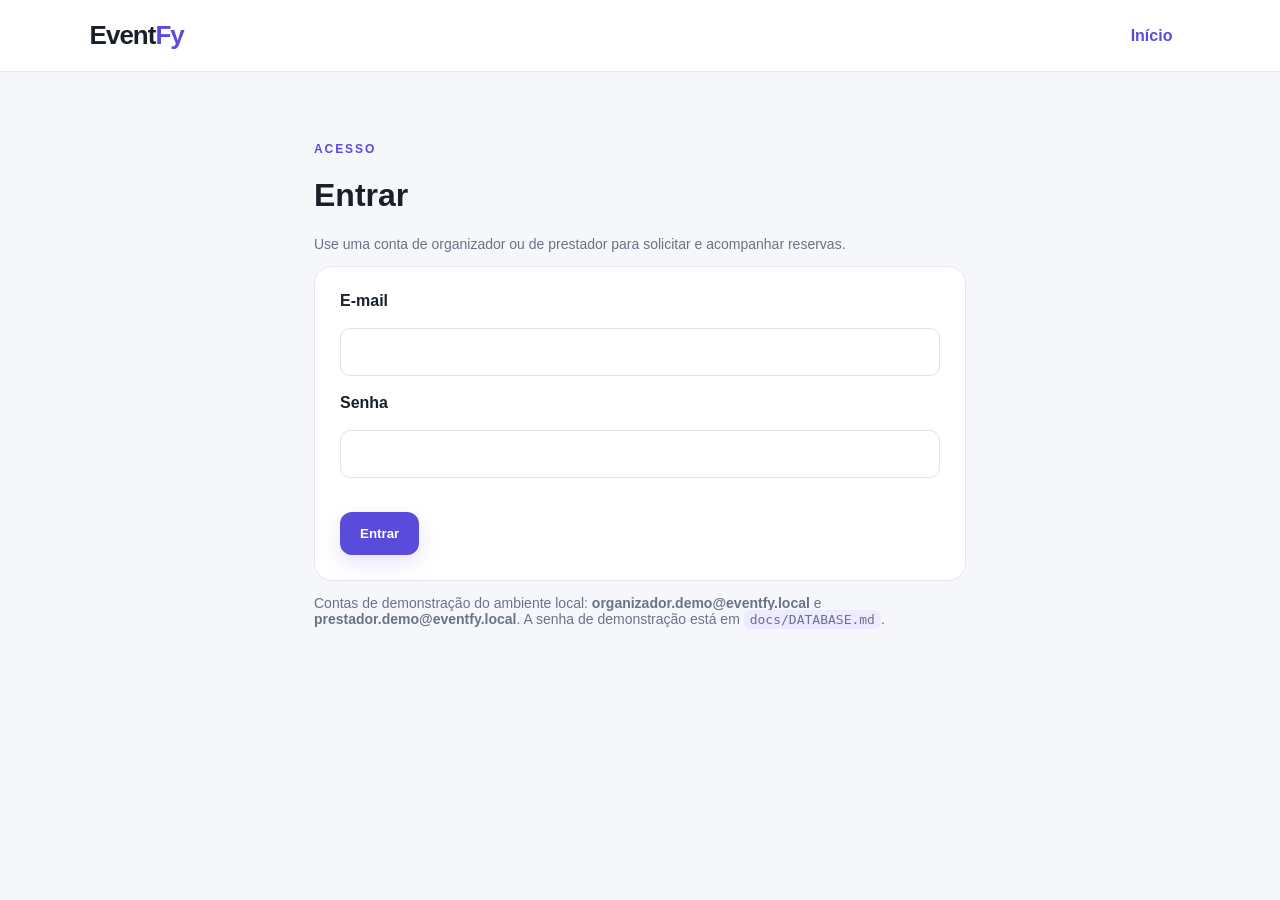
<file: prototipo/reservas.html>
<!DOCTYPE html>
<html lang="pt-BR">
<head>
  <meta charset="UTF-8">
  <meta name="viewport" content="width=device-width, initial-scale=1.0">
  <title>EventFy — Reservas</title>
  <link rel="stylesheet" href="css/style.css">
</head>
<body>
<header><div class="brand">Event<span>Fy</span></div><a href="catalogo.html">Catálogo</a></header>
<main class="container narrow">
  <p class="eyebrow" id="list-eyebrow">RESERVAS</p>
  <h1 id="list-title">Reservas</h1>
  <a class="button" id="new-reservation" href="catalogo.html" hidden>Nova reserva</a>
  <p class="muted" id="list-loading" role="status">Carregando reservas...</p>
  <p class="form-error" id="list-error" role="alert" hidden></p>
  <ul class="history-list" id="reservation-list"></ul>
  <p class="empty-state" id="list-empty" role="status" hidden>Nenhuma reserva por aqui ainda. Para criar uma, escolha um serviço no catálogo.</p>
</main>
<script src="js/api.js"></script>
<script src="js/sessao.js"></script>
<script src="js/reservas.js"></script>
</body>
</html>
</file>
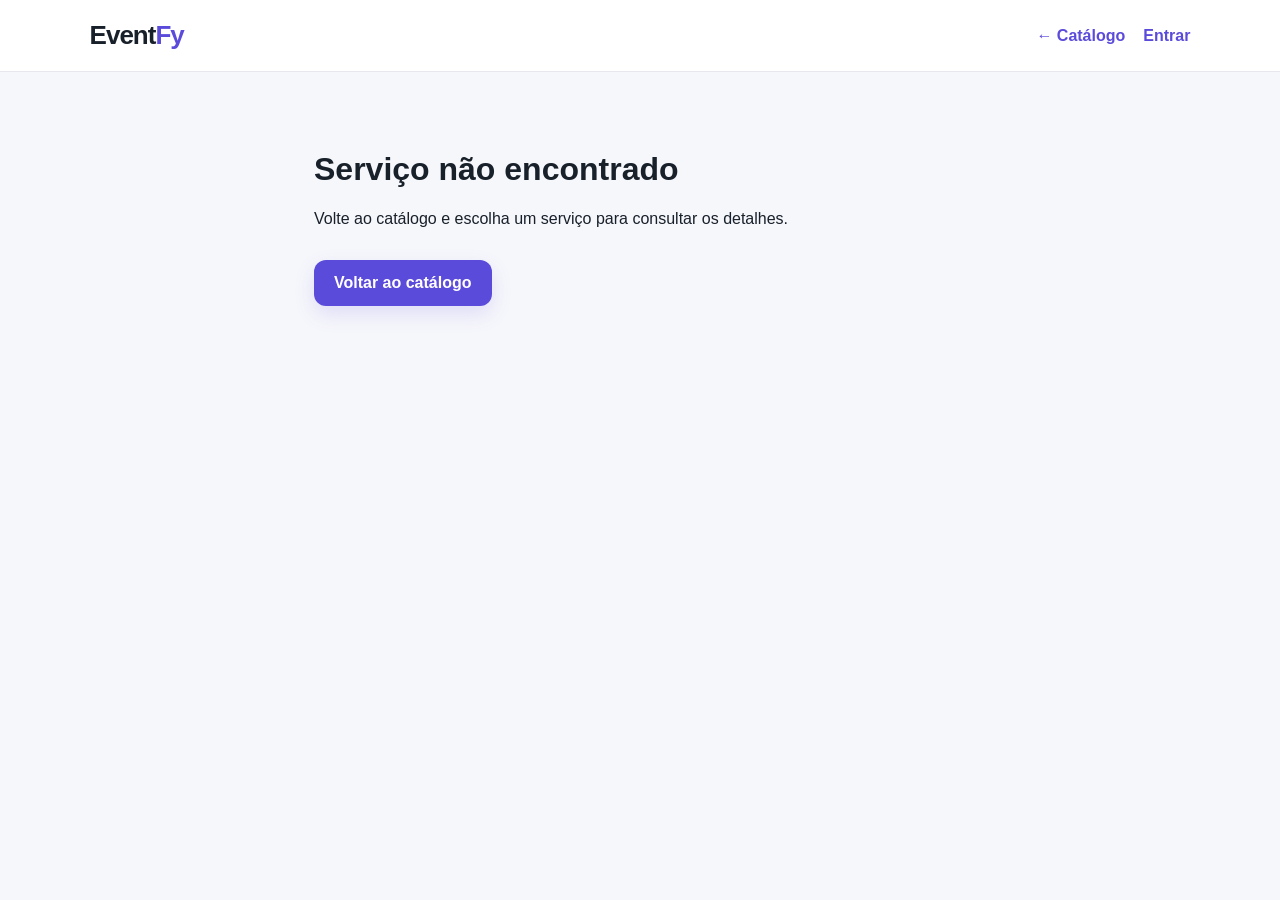
<file: prototipo/servico.html>
<!DOCTYPE html>
<html lang="pt-BR">
<head>
  <meta charset="UTF-8"><meta name="viewport" content="width=device-width, initial-scale=1.0">
  <title>EventFy — Serviço</title><link rel="stylesheet" href="css/style.css">
</head>
<body>
<header><div class="brand">Event<span>Fy</span></div><a href="catalogo.html">← Catálogo</a></header>
<main class="container narrow" id="service-loading">
  <p class="muted" role="status">Carregando serviço...</p>
</main>
<main class="container detail" id="service-detail" hidden>
  <div class="big-thumb" id="service-image" aria-hidden="true"></div>
  <section>
    <span class="pill" id="service-category"></span>
    <h1 id="service-name"></h1>
    <p id="service-description"></p>
    <div class="price"><span id="service-price"></span> <small>/ evento</small></div>
    <div class="info-grid">
      <div><b>Disponibilidade</b><br><span id="service-availability"></span></div>
      <div><b>Localização</b><br><span id="service-location"></span></div>
    </div>
    <a class="button" id="request-link" href="reserva.html">Solicitar reserva</a>
  </section>
</main>
<main class="container narrow" id="service-not-found" hidden>
  <h1>Serviço não encontrado</h1>
  <p id="service-error-message">Volte ao catálogo e escolha um serviço para consultar os detalhes.</p>
  <a class="button" href="catalogo.html">Voltar ao catálogo</a>
</main>
<script src="js/api.js"></script>
<script src="js/sessao.js"></script>
<script src="js/catalogo.js"></script>
</body>
</html>
</file>
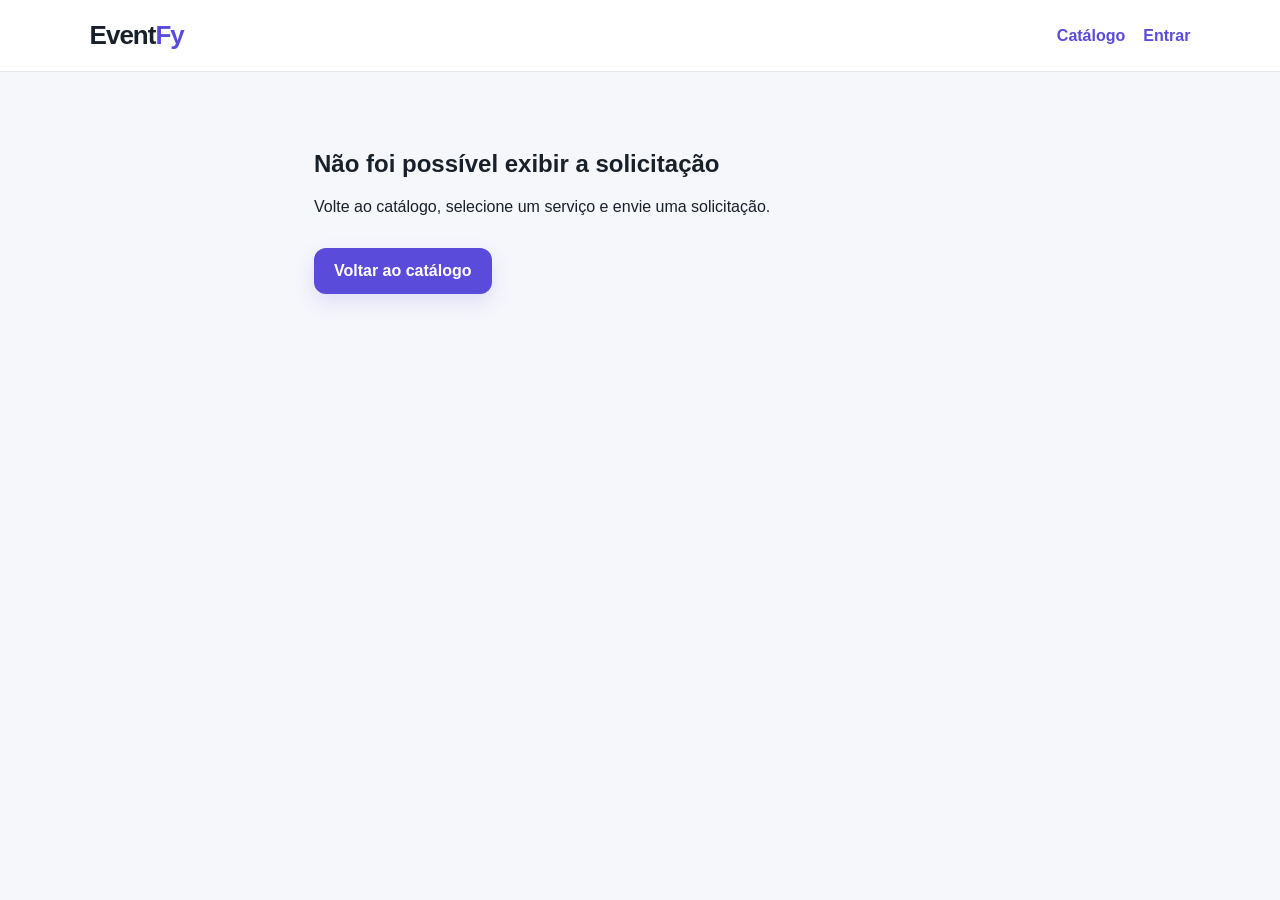
<file: prototipo/solicitada.html>
<!DOCTYPE html>
<html lang="pt-BR">
<head>
  <meta charset="UTF-8">
  <meta name="viewport" content="width=device-width, initial-scale=1.0">
  <title>EventFy — Solicitação enviada</title>
  <link rel="stylesheet" href="css/style.css">
</head>
<body>
<header><div class="brand">Event<span>Fy</span></div><a href="catalogo.html">Catálogo</a></header>
<main class="container narrow">
  <section class="request-summary" id="request-summary" hidden>
    <div class="status-icon">✓</div>
    <p class="eyebrow">SOLICITAÇÃO ENVIADA</p>
    <h1>Pedido registrado</h1>
    <p>A solicitação está aguardando a análise do prestador.</p>
    <p><span class="status-pill" id="summary-status">SOLICITADA</span></p>
    <dl class="request-details">
      <div><dt>Serviço</dt><dd id="summary-service"></dd></div>
      <div><dt>Evento</dt><dd id="summary-event"></dd></div>
      <div><dt>Início</dt><dd id="summary-start"></dd></div>
      <div><dt>Fim</dt><dd id="summary-end"></dd></div>
      <div><dt>Observação</dt><dd id="summary-observation"></dd></div>
    </dl>
    <nav class="flow-actions">
      <a class="button secondary" id="cancel-link" href="cancelar.html" hidden>Cancelar reserva</a>
      <a class="text-link" id="history-link" href="historico.html">Ver histórico</a>
    </nav>
    <a class="text-link" href="catalogo.html">Voltar ao catálogo</a>
  </section>
  <p class="muted" id="summary-loading" role="status">Carregando a solicitação...</p>
  <section id="invalid-request" role="alert" hidden>
    <h1>Não foi possível exibir a solicitação</h1>
    <p id="request-error-message"></p>
    <a class="button" href="catalogo.html">Voltar ao catálogo</a>
  </section>
</main>
<script src="js/api.js"></script>
<script src="js/sessao.js"></script>
<script src="js/solicitacao.js"></script>
</body>
</html>
</file>
<file: prototipo/css/style.css>
:root{--bg:#f6f7fb;--text:#18202a;--muted:#697386;--primary:#5b4bdb;--primary2:#4335b9;--card:#fff;--danger:#b42318;--success:#087443}
*{box-sizing:border-box}body{margin:0;font-family:Inter,Arial,sans-serif;background:var(--bg);color:var(--text)}
header{height:72px;background:#fff;border-bottom:1px solid #e6e8ee;display:flex;align-items:center;justify-content:space-between;padding:0 7%;position:sticky;top:0;z-index:5}
header a,.text-link{color:var(--primary);text-decoration:none;font-weight:700}.brand{font-size:26px;font-weight:900;letter-spacing:-1px}.brand span{color:var(--primary)}
.hero{min-height:100vh;display:flex;flex-direction:column;justify-content:center;align-items:flex-start;padding:10%;background:linear-gradient(135deg,#fff 0%,#f1efff 100%)}
.hero h1{font-size:clamp(40px,7vw,76px);max-width:850px;line-height:1.02;margin:18px 0}.hero p{max-width:650px;color:var(--muted);font-size:19px;line-height:1.6}
.tag,.eyebrow{font-size:12px;font-weight:900;letter-spacing:.16em;color:var(--primary)}
.button{display:inline-block;border:0;border-radius:12px;background:var(--primary);color:#fff;text-decoration:none;font-weight:800;padding:14px 20px;cursor:pointer;box-shadow:0 8px 20px #5b4bdb26;margin-top:16px}.button:hover{background:var(--primary2)}.button.small{padding:10px 13px;font-size:13px}
.container{max-width:1120px;margin:0 auto;padding:58px 24px}.narrow{max-width:700px}.section-title h1{font-size:42px;margin:8px 0 30px}.filters{display:flex;gap:12px;margin-bottom:26px}.filters input,.filters select,form input,form textarea{width:100%;padding:14px;border:1px solid #dfe3ea;border-radius:10px;background:#fff;font:inherit}.filters select{max-width:240px}.grid{display:grid;grid-template-columns:repeat(3,1fr);gap:20px}.card{background:var(--card);border:1px solid #e5e7ed;border-radius:18px;overflow:hidden;box-shadow:0 8px 30px #1118270a}.thumb,.big-thumb{display:flex;align-items:center;justify-content:center;background:#ece9ff;font-size:60px;height:190px}.card-body{padding:20px}.card h2{font-size:20px}.card p{color:var(--muted);line-height:1.5}.pill{display:inline-block;background:#eeeaff;color:var(--primary);padding:6px 9px;border-radius:999px;font-size:11px;font-weight:800}.card strong{display:block;margin:18px 0 0}.detail{display:grid;grid-template-columns:1fr 1fr;gap:55px;align-items:center;min-height:calc(100vh - 72px)}.detail .big-thumb{height:420px;border-radius:24px}.detail h1{font-size:48px;line-height:1.05}.detail p{color:var(--muted);line-height:1.7}.price{font-size:30px;font-weight:900;margin:25px 0}.price small{font-size:14px;color:var(--muted)}.info-grid{display:grid;grid-template-columns:1fr 1fr;gap:12px}.info-grid div{padding:15px;background:#fff;border-radius:12px;border:1px solid #e6e8ee;font-size:14px;line-height:1.6}form{background:#fff;border:1px solid #e5e7ed;border-radius:18px;padding:25px}label{display:block;font-weight:800;margin-bottom:18px}label input,label textarea{display:block;margin-top:8px}textarea{min-height:120px;resize:vertical}.muted{color:var(--muted);font-size:14px}.status-page{min-height:100vh;max-width:680px;margin:auto;padding:10% 24px;text-align:center}.status-icon{width:74px;height:74px;border-radius:50%;display:flex;align-items:center;justify-content:center;margin:0 auto 22px;background:#e6f7ef;color:var(--success);font-size:40px;font-weight:900}.status-page h1{font-size:46px;line-height:1.05}.status-page p{color:var(--muted);line-height:1.7}.reason{text-align:left;background:#fff;border:1px solid #f0c9c5;border-left:5px solid var(--danger);padding:18px;border-radius:12px;margin:25px 0}.reason p{margin-bottom:0}.danger .status-icon{background:#fdeceb;color:var(--danger)}
@media(max-width:800px){.grid,.detail{grid-template-columns:1fr}.detail .big-thumb{height:260px}.detail h1,.status-page h1{font-size:36px}.filters{flex-direction:column}.filters select{max-width:none}}
[hidden]{display:none!important}
.visually-hidden{position:absolute;width:1px;height:1px;padding:0;margin:-1px;overflow:hidden;clip:rect(0,0,0,0);white-space:nowrap;border:0}
.empty-state,.form-error{padding:16px;border:1px solid #dfe3ea;border-radius:12px;background:#fff;color:var(--muted)}
.form-error{border-color:#f0c9c5;color:var(--danger)}
.selected-service{font-weight:700;color:var(--muted)}
form select,form input,form textarea{display:block;margin:8px 0 18px}
form select{width:100%;padding:14px;border:1px solid #dfe3ea;border-radius:10px;background:#fff;font:inherit}
.request-summary{background:#fff;border:1px solid #e5e7ed;border-radius:18px;padding:28px}
.request-summary .status-icon{margin-left:auto;margin-right:auto}
.status-pill{display:inline-block;padding:7px 12px;border-radius:999px;background:#eeeaff;color:var(--primary);font-size:12px;font-weight:900;letter-spacing:.08em}
.request-details{display:grid;grid-template-columns:1fr 1fr;gap:12px;margin:26px 0}
.request-details div{padding:14px;background:var(--bg);border-radius:10px}
.request-details dt{font-weight:800;font-size:13px}
.request-details dd{margin:6px 0 0;color:var(--muted)}
@media(max-width:520px){.request-summary{padding:20px}.request-details{grid-template-columns:1fr}}
.flow-actions{display:flex;flex-wrap:wrap;align-items:center;gap:12px;margin:20px 0}
.flow-actions .button{margin-top:0}
.button.secondary{background:#fff;color:var(--primary);border:1px solid #dfe3ea;box-shadow:none}
.button.secondary:hover{background:#f1efff}
.history-list{list-style:none;padding:0;margin:24px 0}
.history-entry{background:#fff;border:1px solid #e5e7ed;border-radius:12px;padding:18px;margin:12px 0}
.history-entry h2{font-size:18px;margin:0 0 10px}
.history-entry p{margin:6px 0;color:var(--muted);line-height:1.5}
.decision-form{margin:24px 0}
.decision-actions{display:flex;flex-wrap:wrap;gap:12px}
.decision-actions button{font:inherit}
.header-links{display:flex;flex-wrap:wrap;align-items:center;justify-content:flex-end;gap:8px 18px}
.session-box{display:flex;align-items:center;gap:10px}
.session-role{padding:6px 10px;border-radius:999px;background:#eeeaff;color:var(--primary);font-size:12px;font-weight:900;letter-spacing:.06em}
.session-exit{font:inherit;font-weight:700;color:var(--primary);background:none;border:0;padding:6px;cursor:pointer;min-height:44px}
.session-exit:disabled{opacity:.6;cursor:default}
/* Início: cabeçalho sobre o fundo e barra de busca grande (layout inspirado em sites de comparação de reservas) */
.home-header{position:absolute;left:0;right:0;top:0;background:transparent;border-bottom:0}
.hero-center{align-items:center;text-align:center;padding-top:120px}
.hero-center h1{max-width:900px}
.hero-center>p{max-width:640px}
.search-bar{display:flex;align-items:center;gap:8px;width:min(100%,900px);margin-top:30px;padding:8px;background:#fff;border:0;border-radius:999px;box-shadow:0 12px 40px #18202a1f;text-align:left}
.search-field{display:flex;align-items:center;gap:10px;margin:0;padding:6px 18px;background:var(--bg);border-radius:999px;min-height:56px;font-weight:400;cursor:text}
.search-field.grow{flex:1 1 auto;min-width:0}
.search-field:focus-within{outline:2px solid var(--primary);outline-offset:1px}
.field-label{font-size:12px;font-weight:800;color:var(--muted);white-space:nowrap}
.search-bar .search-field input{display:block;width:100%;min-width:0;margin:0;padding:0;border:0;border-radius:0;background:transparent;font:inherit;color:var(--text);outline:0}
.search-bar .search-field input[type=date]{width:auto}
.search-button{margin:0;min-height:56px;padding:0 28px;border-radius:999px;white-space:nowrap}
.search-bar-page{margin:0 0 20px;width:100%}
.home-hint{margin:14px 0 0}
.hero-center .flow-actions{justify-content:center}
.card-service .thumb{position:relative;height:170px}
.thumb-icon{font-size:56px}
.thumb-pill{position:absolute;left:14px;top:14px;background:#fff}
.price-tag{position:absolute;right:0;bottom:0;display:flex;align-items:baseline;gap:4px;padding:10px 16px;background:var(--text);color:#fff;border-radius:14px 0 0 0}
.price-tag strong{display:inline;margin:0;font-size:24px;line-height:1;letter-spacing:-.5px}
.price-tag small{font-size:12px;opacity:.85}
.card-service .card-body{display:flex;flex-direction:column;gap:6px}
.card-service h2{margin:0;font-size:19px}
.card-service .card-place{margin:0}
.card-description{margin:0;display:-webkit-box;-webkit-line-clamp:2;-webkit-box-orient:vertical;overflow:hidden}
.card-service .button{display:block;margin-top:12px;text-align:center}
@media(max-width:800px){.search-bar{flex-direction:column;align-items:stretch;border-radius:22px}.search-field{border-radius:14px}.search-button{border-radius:14px}.home-header{padding:0 5%}}
.new-event{border:1px solid #dfe3ea;border-radius:12px;background:var(--bg);padding:16px 16px 0;margin-bottom:18px}
code{background:#eeeaff;padding:2px 6px;border-radius:6px;font-size:13px}
@media(max-width:520px){header{height:auto;min-height:72px;padding:10px 4%}.brand{font-size:22px}}
</file>
